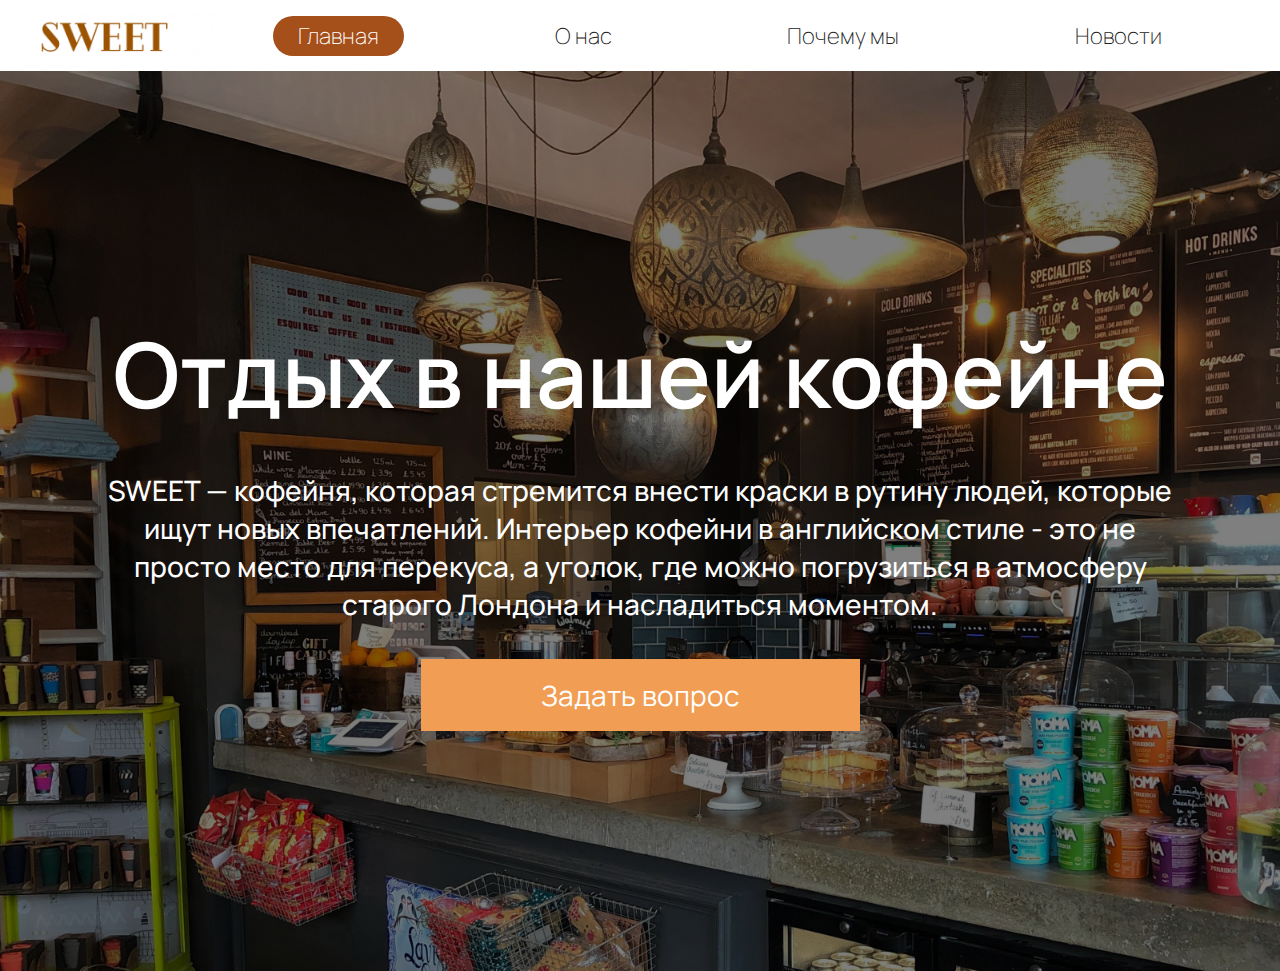
<file: index.html>
<!DOCTYPE html>
<html lang="en">
<head>
    <meta charset="UTF-8">
    <title>Главная</title>
    <link rel="stylesheet" href="css/index.css">
    <script type='text/javascript' src="js/index.js"></script>
</head>
<body>
    <div class="header">
        <div class="logo">
            <img src="img/logo.png" alt="логотип">
        </div>
        <ul class="nav">
            <li style="background-color: rgb(165, 79, 26)"><a href="./index.html" style="color: white">Главная</a></li>
            <li><a href="./aboutUs.html">О нас</a></li>
            <li><a href="./whyWe.html">Почему мы</a></li>
            <li><a href="./news.html">Новости</a></li>
        </ul>
    </div>
    <div class="main">
        <div>
            <p class="large-text">Отдых в нашей кофейне</p>
            <br><br>
            <p class="text">SWEET — кофейня, которая стремится внести краски в рутину людей, которые ищут новых впечатлений. Интерьер кофейни в английском стиле - это не просто место для перекуса, а уголок, где можно погрузиться в атмосферу старого Лондона и насладиться моментом.</p>
            <br><br>
            <button class="answer" id="answer">Задать вопрос</button>
        </div>
    </div>
    <div class="modal">
        <div class="modal-content">
            <span class="close-button">&times;</span>
            <form action="" name="send" method="post">
                <p>ЗАДАТЬ ВОПРОС</p>
                <div class="row">
                    <label for="fname">Имя*:</label>
                    <input type="text" id="fname" name="fname" placeholder="Ваше имя">
                </div>
                <div class="row">
                    <label for="lname">Фамилия*:</label>
                    <input type="text" id="lname" name="lname" placeholder="Ваша фамилия">
                </div>
                <div class="row">
                    <label for="mail">E-mail*:</label>
                    <input type="text" id="mail" name="mail" placeholder="Ваш e-mail">
                </div>
                <label for="question" class="row">Ваш вопрос*:</label>
                <textarea id="question" name="question" placeholder="Введите до 200 символов"></textarea>
                <p>Откуда вы узнали от нас?</p>
                <div class="preference">
                    <input type="checkbox" name="random" id="random"/>
                    <label for="random">Вышел на сайт случайным образом</label>
                </div>
                <div class="preference">
                    <input type="checkbox" name="smi" id="smi"/>
                    <label for="smi">Реклама в СМИ</label>
                </div>
                <div class="preference">
                    <input type="checkbox" name="recommend" id="recommend"/>
                    <label for="recommend">По рекомендациям друзей или знакомых</label>
                </div>
                <div class="preference">
                    <input type="checkbox" name="banner" id="banner"/>
                    <label for="banner">По ссылке/баннеру с другого сайта</label>
                </div>
                <div class="preference">
                    <input type="checkbox" name="searchEngine" id="searchEngine"/>
                    <label for="searchEngine">Поисковые системы в сети Интернет</label>
                </div>
                <button class="send">Отправить</button>
            </form>

        </div>
    </div>
</body>
</html>
</file>
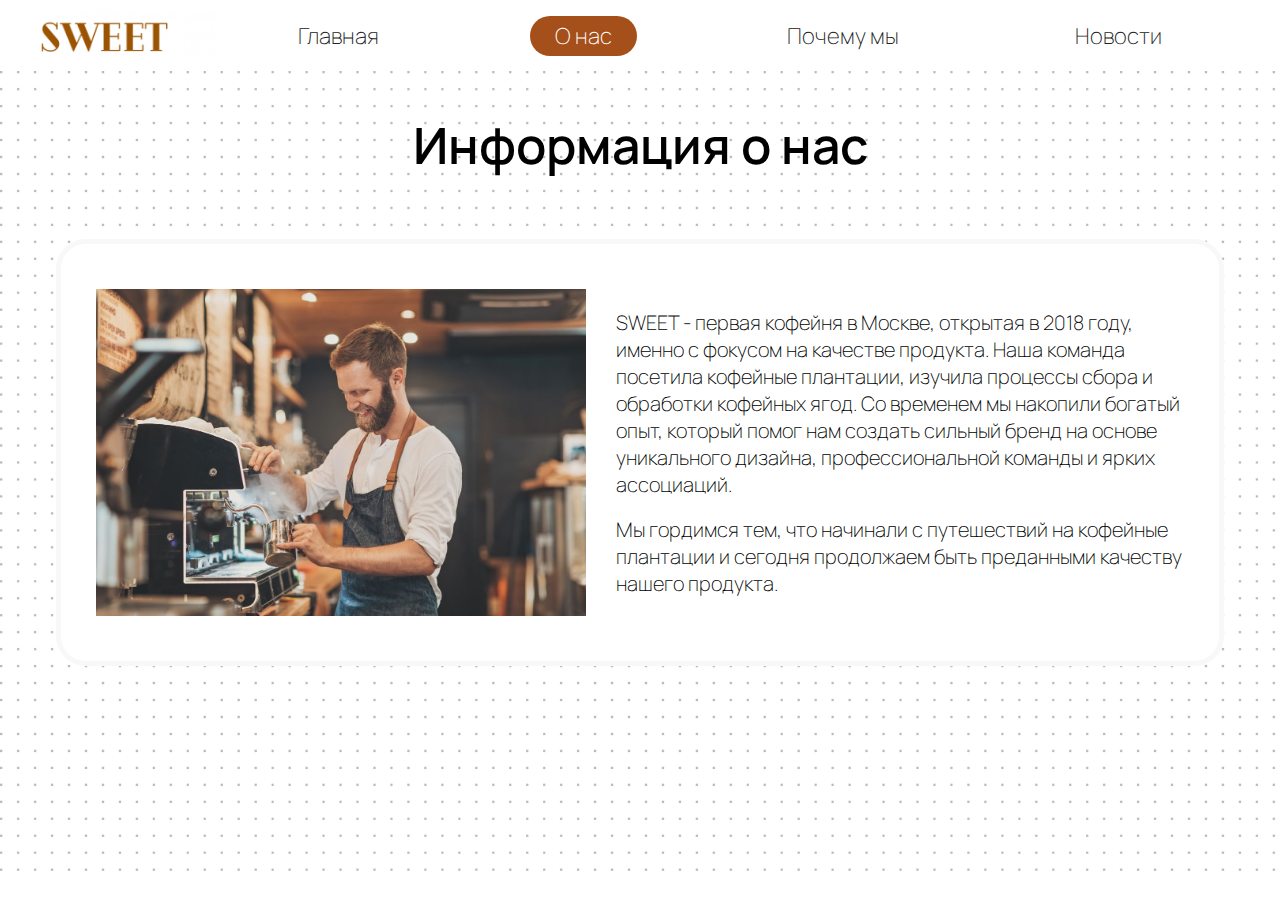
<file: aboutUs.html>
<!DOCTYPE html>
<html lang="en">
<head>
    <meta charset="UTF-8">
    <title>О нас</title>
    <link rel="stylesheet" href="css/aboutUs.css">
</head>
<body>
    <div class="header">
        <div class="logo">
            <img src="img/logo.png" alt="логотип">
        </div>
        <ul class="nav">
            <li><a href="./index.html">Главная</a></li>
            <li style="background-color: rgb(165, 79, 26)"><a href="./aboutUs.html" style="color: white">О нас</a></li>
            <li><a href="./whyWe.html">Почему мы</a></li>
            <li><a href="./news.html">Новости</a></li>
        </ul>
    </div>
    <div class="main">
        <p class="main-title">Информация о нас</p>
        <div class="about">
            <img src="./img/barista.jpg" alt="О нас">
            <div class="text">
                <p>SWEET - первая кофейня в Москве, открытая в 2018 году, именно с фокусом на качестве продукта. Наша команда посетила кофейные плантации, изучила процессы сбора и обработки кофейных ягод. Со временем мы накопили богатый опыт, который помог нам создать сильный бренд на основе уникального дизайна, профессиональной команды и ярких ассоциаций.</p>
                <br>
                <p>Мы гордимся тем, что начинали с путешествий на кофейные плантации и сегодня продолжаем быть преданными качеству нашего продукта.</p>
            </div>
        </div>
    </div>
</body>
</html>
</file>
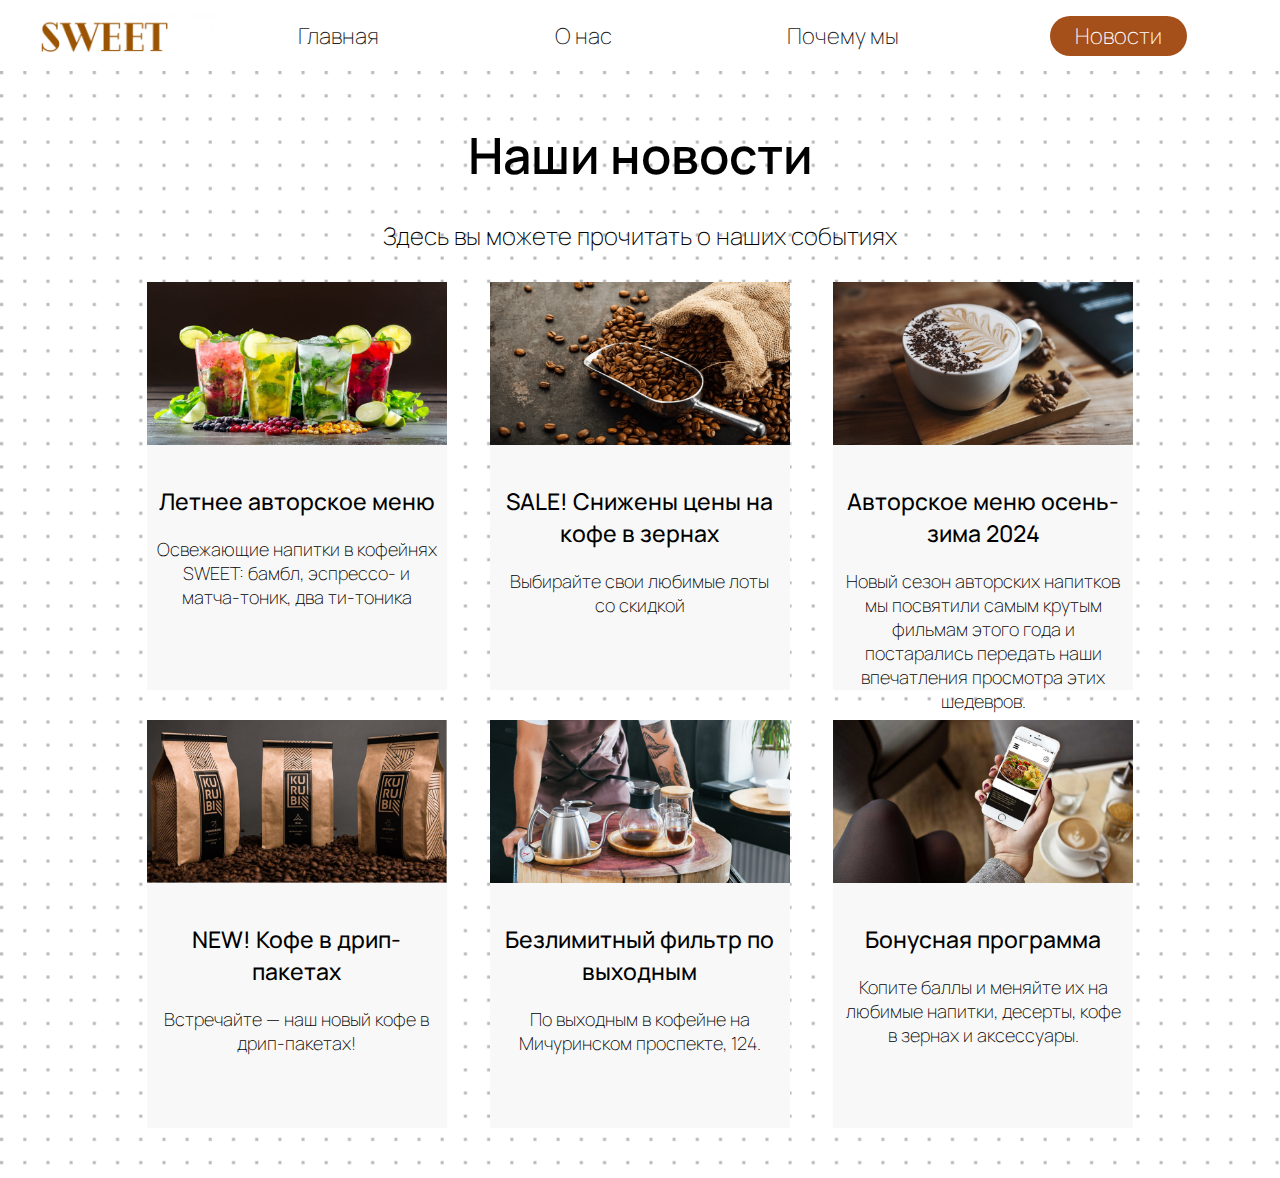
<file: news.html>
<!DOCTYPE html>
<html lang="en">
<head>
    <meta charset="UTF-8">
    <title>Новости</title>
    <link rel="stylesheet" href="css/news.css">
</head>
<body>
    <div class="header">
        <div class="logo">
            <img src="img/logo.png" alt="логотип">
        </div>
        <ul class="nav">
            <li><a href="./index.html">Главная</a></li>
            <li><a href="./aboutUs.html">О нас</a></li>
            <li><a href="./whyWe.html">Почему мы</a></li>
            <li style="background-color: rgb(165, 79, 26)"><a href="./news.html" style="color: white">Новости</a></li>
        </ul>
    </div>
    <div class="main">
        <p class="main-title">Наши новости</p>
        <p class="main-description">Здесь вы можете прочитать о наших событиях</p>
        <div class="row">
            <div class="card">
                <img src="./img/news/summer%20menu.png" alt="">
                <div class="description">
                    <p class="title">Летнее авторское меню</p>
                    <p class="text">Освежающие напитки в кофейнях SWEET: бамбл, эспрессо- и матча-тоник, два ти-тоника</p>
                </div>
            </div>
            <div class="card">
                <img src="./img/news/coffee%20beans.png" alt="">
                <div class="description">
                    <p class="title">SALE! Снижены цены на кофе в зернах</p>
                    <p class="text">Выбирайте свои любимые лоты со скидкой</p>
                </div>
            </div>
            <div class="card">
                <img src="./img/news/autumn%20menu.png" alt="">
                <div class="description">
                    <p class="title">Авторское меню осень-зима 2024</p>
                    <p class="text">Новый сезон авторских напитков мы посвятили самым крутым фильмам этого года и постарались передать наши впечатления просмотра этих шедевров.</p>
                </div>
            </div>
        </div>
        <div class="row">
            <div class="card">
                <img src="./img/news/packages.png" alt="">
                <div class="description">
                    <p class="title">NEW! Кофе в дрип-пакетах</p>
                    <p class="text">Встречайте — наш новый кофе в дрип-пакетах!</p>
                </div>
            </div>
            <div class="card">
                <img src="./img/news/unlimited.png" alt="">
                <div class="description">
                    <p class="title">Безлимитный фильтр по выходным</p>
                    <p class="text">По выходным в кофейне на Мичуринском проспекте, 124.</p>
                </div>
            </div>
            <div class="card">
                <img src="./img/news/bonus.png" alt="">
                <div class="description">
                    <p class="title">Бонусная программа</p>
                    <p class="text">Копите баллы и меняйте их на любимые напитки, десерты, кофе в зернах и аксессуары.</p>
                </div>
            </div>
        </div>
    </div>
</body>
</html>
</file>
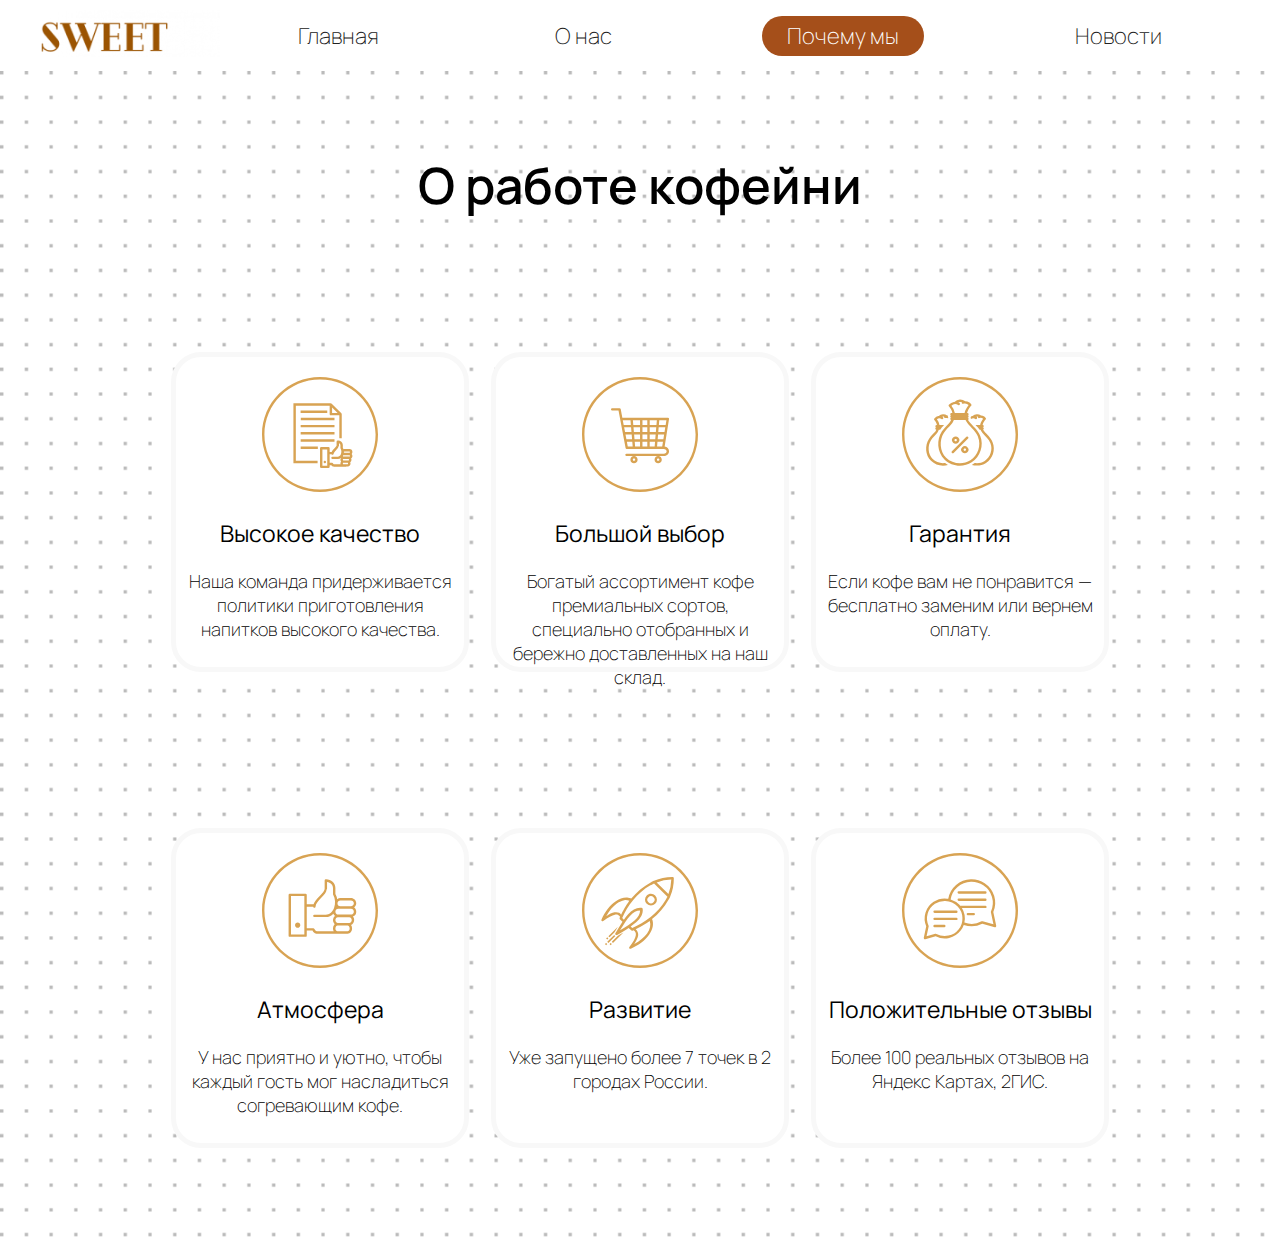
<file: whyWe.html>
<!DOCTYPE html>
<html lang="en">
<head>
    <meta charset="UTF-8">
    <title>Почему мы</title>
    <link rel="stylesheet" href="css/whyWe.css">
</head>
<body>
    <div class="header">
        <div class="logo">
            <img src="img/logo.png" alt="логотип">
        </div>
        <ul class="nav">
            <li><a href="./index.html">Главная</a></li>
            <li><a href="./aboutUs.html">О нас</a></li>
            <li style="background-color: rgb(165, 79, 26)"><a href="./whyWe.html" style="color: white">Почему мы</a></li>
            <li><a href="./news.html">Новости</a></li>
        </ul>
    </div>
    <div class="main">
        <p class="main-title">О работе кофейни</p>
        <div class="row">
            <div class="card">
                <img src="./img/why/quality.svg" alt="">
                <div class="description">
                    <p class="title">Высокое качество</p>
                    <p class="text">Наша команда придерживается политики приготовления напитков высокого качества.</p>
                </div>
            </div>
            <div class="card">
                <img src="./img/why/choice.svg" alt="">
                <div class="description">
                    <p class="title">Большой выбор</p>
                    <p class="text">Богатый ассортимент кофе премиальных сортов, специально отобранных и бережно доставленных на наш склад.</p>
                </div>
            </div>
            <div class="card">
                <img src="./img/why/warranty.svg" alt="">
                <div class="description">
                    <p class="title">Гарантия</p>
                    <p class="text">Если кофе вам не понравится — бесплатно заменим или вернем оплату.</p>
                </div>
            </div>
        </div>
        <div class="row">
            <div class="card">
                <img src="./img/why/ok.svg" alt="">
                <div class="description">
                    <p class="title">Атмосфера</p>
                    <p class="text">У нас приятно и уютно, чтобы каждый гость мог насладиться согревающим кофе.</p>
                </div>
            </div>
            <div class="card">
                <img src="./img/why/develop.svg" alt="">
                <div class="description">
                    <p class="title">Развитие</p>
                    <p class="text">Уже запущено более 7 точек в 2 городах России.</p>
                </div>
            </div>
            <div class="card">
                <img src="./img/why/feedback.svg" alt="">
                <div class="description">
                    <p class="title">Положительные отзывы</p>
                    <p class="text">Более 100 реальных отзывов на Яндекс Картах, 2ГИС.</p>
                </div>
            </div>
        </div>
    </div>
</body>
</html>
</file>
<file: css/index.css>
/* Подключение шрифтов */
@font-face {
    font-family: "ManropeExtraBold";
    src: url(../fonts/Manrope-ExtraBold.ttf);
}
@font-face {
    font-family: "ManropeBold";
    src: url(../fonts/Manrope-Bold.ttf);
}
@font-face {
    font-family: "ManropeSemiBold";
    src: url(../fonts/Manrope-SemiBold.ttf);
}
@font-face {
    font-family: "ManropeMedium";
    src: url(../fonts/Manrope-Medium.ttf);
}
@font-face {
    font-family: "ManropeRegular";
    src: url(../fonts/Manrope-Regular.ttf);
}
@font-face {
    font-family: "ManropeLight";
    src: url(../fonts/Manrope-Light.ttf);
}
@font-face {
    font-family: "ManropeExtraLight";
    src: url(../fonts/Manrope-ExtraLight.ttf);
}

/*Общее*/
* {
    margin: auto;
    padding: 0;
}
img {
    max-width: 100%;
    margin: 0;
}
body {
    background-size: cover;
    overflow-x: hidden;
}
a {
    text-decoration: none;
}

/*Шапка*/
.header {
    display: flex;
    flex-direction: row;
    padding: 10px 40px;
}
.logo {
    width: 15%;
}
.nav {
    font-family: "ManropeExtraLight";
    font-size: 22px;
    width: 85%;
    display: flex;
    gap: 20px;
}
.nav li {
    display: inline;
    padding: 5px 25px;
    border-radius: 20px;
}
.nav li:hover {
    background-color: rgb(165, 79, 26);
    cursor: pointer;
}
.nav a {
    color: #212121;
    width: 100%;
}
.nav a:hover {
    color: white;
}

/*Главная*/
.main {
    background-image: linear-gradient(rgba(0, 0, 0, 0.5), rgba(0, 0, 0, 0.5)), url("../img/main.jpeg");
    background-size: cover;
    height: 100vh;
    display: flex;
    flex-direction: column;
    align-items: center;
    gap: 5px;
    color: white;
    padding: 0 100px;
    text-align: center;
}
.main .large-text {
    font-family: "ManropeSemiBold";
    font-size: 90px;
}
.main .text {
    font-family: "ManropeMedium";
    font-size: 28px;
}
.main .answer {
    font-family: "ManropeRegular";
    font-size: 28px;
    padding: 17px 120px;
    cursor: pointer;
    background-color: rgb(241, 157, 84);
    color: white;
    border: 0;
}
.main .answer:hover {
    background-color: rgb(165, 79, 26);
}
.modal {
    position: fixed;
    left: 0;
    top: 0;
    width: 100%;
    height: 100%;
    background-color: rgba(0, 0, 0, 0.5);
    opacity: 0;
    visibility: hidden;
    transform: scale(1.1);
    transition: visibility 0s linear 0.3s, opacity 0.3s 0s, transform 0.3s;
}
.modal-content {
    position: absolute;
    top: 50%;
    left: 50%;
    transform: translate(-50%, -50%);
    background-color: white;
    padding: 10px 20px;
    width: 500px;
    border-radius: 20px;
}
.close-button {
    float: right;
    width: 30px;
    height: 30px;
    text-align: center;
    cursor: pointer;
    border-radius: 0.25rem;
}
.close-button:hover {
    background-color: darkgray;
}
.show-modal {
    opacity: 1;
    visibility: visible;
    transform: scale(1.0);
    transition: visibility 0s linear 0s, opacity 0.3s 0s, transform 0.3s;
}
form, form input, form textarea {
    font-family: "ManropeRegular";
    font-size: 24px;
}
form {
    display: flex;
    flex-direction: column;
    gap: 20px;
}
form p {
    font-family: "ManropeSemiBold";
    font-size: 24px;
}
form .row {
    width: 95%;
    margin-left: 5px;
}
form textarea {
    width: 95%;
    height: 130px;
    resize: none;
}
.row input, form textarea {
    float: right;
    border-radius: 10px;
    padding: 10px;
    border: 3px solid gray;
    outline: none;
}
.row input:active {
    border: 3px solid gray;
    outline: none;
}
.row input:focus, form textarea:focus {
    box-shadow: 5px 0 5px 0 rgb(165, 79, 26), -5px 0 5px 0 rgb(165, 79, 26);
}
.preference {
    width: 95%;
}
.preference input {
    margin-left: 5px;
}
.preference label {
    margin-left: 5px;
}
.send {
    font-family: "ManropeRegular";
    font-size: 22px;
    padding: 15px 50px;
    cursor: pointer;
    background-color: rgb(241, 157, 84);
    color: white;
    border: 0;
    margin-bottom: 15px;
}
.send:hover {
     background-color: rgb(165, 79, 26);
 }
</file>
<file: css/aboutUs.css>
/* Подключение шрифтов */
@font-face {
    font-family: "ManropeExtraBold";
    src: url(../fonts/Manrope-ExtraBold.ttf);
}
@font-face {
    font-family: "ManropeBold";
    src: url(../fonts/Manrope-Bold.ttf);
}
@font-face {
    font-family: "ManropeSemiBold";
    src: url(../fonts/Manrope-SemiBold.ttf);
}
@font-face {
    font-family: "ManropeMedium";
    src: url(../fonts/Manrope-Medium.ttf);
}
@font-face {
    font-family: "ManropeRegular";
    src: url(../fonts/Manrope-Regular.ttf);
}
@font-face {
    font-family: "ManropeLight";
    src: url(../fonts/Manrope-Light.ttf);
}
@font-face {
    font-family: "ManropeExtraLight";
    src: url(../fonts/Manrope-ExtraLight.ttf);
}

/*Общее*/
* {
    margin: auto;
    padding: 0;
}
img {
    max-width: 100%;
    margin: 0;
}
body {
    background-size: cover;
    overflow-x: hidden;
}
a {
    text-decoration: none;
}

/*Шапка*/
.header {
    display: flex;
    flex-direction: row;
    padding: 10px 40px;
}
.logo {
    width: 15%;
}
.nav {
    font-family: "ManropeExtraLight";
    font-size: 22px;
    width: 85%;
    display: flex;
    gap: 20px;
}
.nav li {
    display: inline;
    padding: 5px 25px;
    border-radius: 20px;
}
.nav li:hover {
    background-color: rgb(165, 79, 26);
    cursor: pointer;
}
.nav a {
    color: #212121;
    width: 100%;
}
.nav a:hover {
    color: white;
}
.main {
    background-image: url("../img/background.png");
    background-size: cover;
    height: 90vh;
    display: flex;
    flex-direction: column;
    align-items: center;
}
.main-title {
    font-family: "ManropeSemiBold";
    font-size: 50px;
    margin: 40px 0;
}
.about {
    display: flex;
    flex-direction: row;
    gap: 30px;
    background-color: white;
    margin: 20px 0;
    padding: 45px 35px;
    width: 85%;
    border: 5px solid #f8f8f8;
    border-radius: 30px;
}
.about img {
    max-width: 45%;
}
.text p {
    font-family: "ManropeExtraLight";
    font-size: 20px;
}
</file>
<file: css/news.css>
/* Подключение шрифтов */
@font-face {
    font-family: "ManropeExtraBold";
    src: url(../fonts/Manrope-ExtraBold.ttf);
}
@font-face {
    font-family: "ManropeBold";
    src: url(../fonts/Manrope-Bold.ttf);
}
@font-face {
    font-family: "ManropeSemiBold";
    src: url(../fonts/Manrope-SemiBold.ttf);
}
@font-face {
    font-family: "ManropeMedium";
    src: url(../fonts/Manrope-Medium.ttf);
}
@font-face {
    font-family: "ManropeRegular";
    src: url(../fonts/Manrope-Regular.ttf);
}
@font-face {
    font-family: "ManropeLight";
    src: url(../fonts/Manrope-Light.ttf);
}
@font-face {
    font-family: "ManropeExtraLight";
    src: url(../fonts/Manrope-ExtraLight.ttf);
}

/*Общее*/
* {
    margin: auto;
    padding: 0;
}
img {
    max-width: 100%;
    margin: 0;
}
body {
    background-size: cover;
    overflow-x: hidden;
}
a {
    text-decoration: none;
}

/*Шапка*/
.header {
    display: flex;
    flex-direction: row;
    padding: 10px 40px;
}
.logo {
    width: 15%;
}
.nav {
    font-family: "ManropeExtraLight";
    font-size: 22px;
    width: 85%;
    display: flex;
    gap: 20px;
}
.nav li {
    display: inline;
    padding: 5px 25px;
    border-radius: 20px;
}
.nav li:hover {
    background-color: rgb(165, 79, 26);
    cursor: pointer;
}
.nav a {
    color: #212121;
    width: 100%;
}
.nav a:hover {
    color: white;
}

/*Главная*/
.main {
    background-image: url("../img/background.png");
    background-size: cover;
    display: flex;
    flex-direction: column;
    gap: 30px;
    padding: 50px 140px;
}
.main-title {
    font-family: "ManropeSemiBold";
    font-size: 50px;
}
.main-description {
    font-family: "ManropeExtraLight";
    font-size: 24px;
}
.row {
    display: flex;
    flex-direction: row;
    gap: 30px;
}
.card {
    display: flex;
    flex-direction: column;
    background-color: #f8f8f8;
    width: 30%;
}
.card img {
    padding-bottom: 25px;
}
.description {
    text-align: center;
    padding: 10px;
    height: 200px;
}
.description .title {
    font-family: "ManropeMedium";
    font-size: 23px;
    margin-top: 5px;
}
.description .text {
    font-family: "ManropeExtraLight";
    font-size: 18px;
    padding: 20px 0;
}
</file>
<file: css/whyWe.css>
/* Подключение шрифтов */
@font-face {
    font-family: "ManropeExtraBold";
    src: url(../fonts/Manrope-ExtraBold.ttf);
}
@font-face {
    font-family: "ManropeBold";
    src: url(../fonts/Manrope-Bold.ttf);
}
@font-face {
    font-family: "ManropeSemiBold";
    src: url(../fonts/Manrope-SemiBold.ttf);
}
@font-face {
    font-family: "ManropeMedium";
    src: url(../fonts/Manrope-Medium.ttf);
}
@font-face {
    font-family: "ManropeRegular";
    src: url(../fonts/Manrope-Regular.ttf);
}
@font-face {
    font-family: "ManropeLight";
    src: url(../fonts/Manrope-Light.ttf);
}
@font-face {
    font-family: "ManropeExtraLight";
    src: url(../fonts/Manrope-ExtraLight.ttf);
}

/*Общее*/
* {
    margin: auto;
    padding: 0;
}
img {
    max-width: 100%;
    margin: 0 auto;
}
body {
    background-size: cover;
    overflow-x: hidden;
}
a {
    text-decoration: none;
}

/*Шапка*/
.header {
    display: flex;
    flex-direction: row;
    padding: 10px 40px;
}
.logo {
    width: 15%;
}
.nav {
    font-family: "ManropeExtraLight";
    font-size: 22px;
    width: 85%;
    display: flex;
    gap: 20px;
}
.nav li {
    display: inline;
    padding: 5px 25px;
    border-radius: 20px;
}
.nav li:hover {
    background-color: rgb(165, 79, 26);
    cursor: pointer;
}
.nav a {
    color: #212121;
    width: 100%;
}
.nav a:hover {
    color: white;
}
.main {
    background-image: url("../img/background.png");
    background-size: cover;
    display: flex;
    flex-direction: column;
    height: 120vh;
    align-items: center;
    gap: 50px;
    padding: 50px 160px;
}
.main-title {
    font-family: "ManropeSemiBold";
    font-size: 50px;
    margin: 30px 0;
}
.row {
    display: flex;
    flex-direction: row;
}
.card {
    display: flex;
    flex-direction: column;
    border: 5px solid #f8f8f8;
    width: 30%;
    background-color: white;
    border-radius: 30px;
    padding: 20px 0;
}
.card img {
    padding-bottom: 25px;
    width: 40%;
}
.description {
    text-align: center;
    padding: 0 10px;
    height: 130px;
}
.description .title {
    font-family: "ManropeRegular";
    font-size: 23px;
}
.description .text {
    font-family: "ManropeExtraLight";
    font-size: 18px;
    padding: 20px 0;
}
</file>
